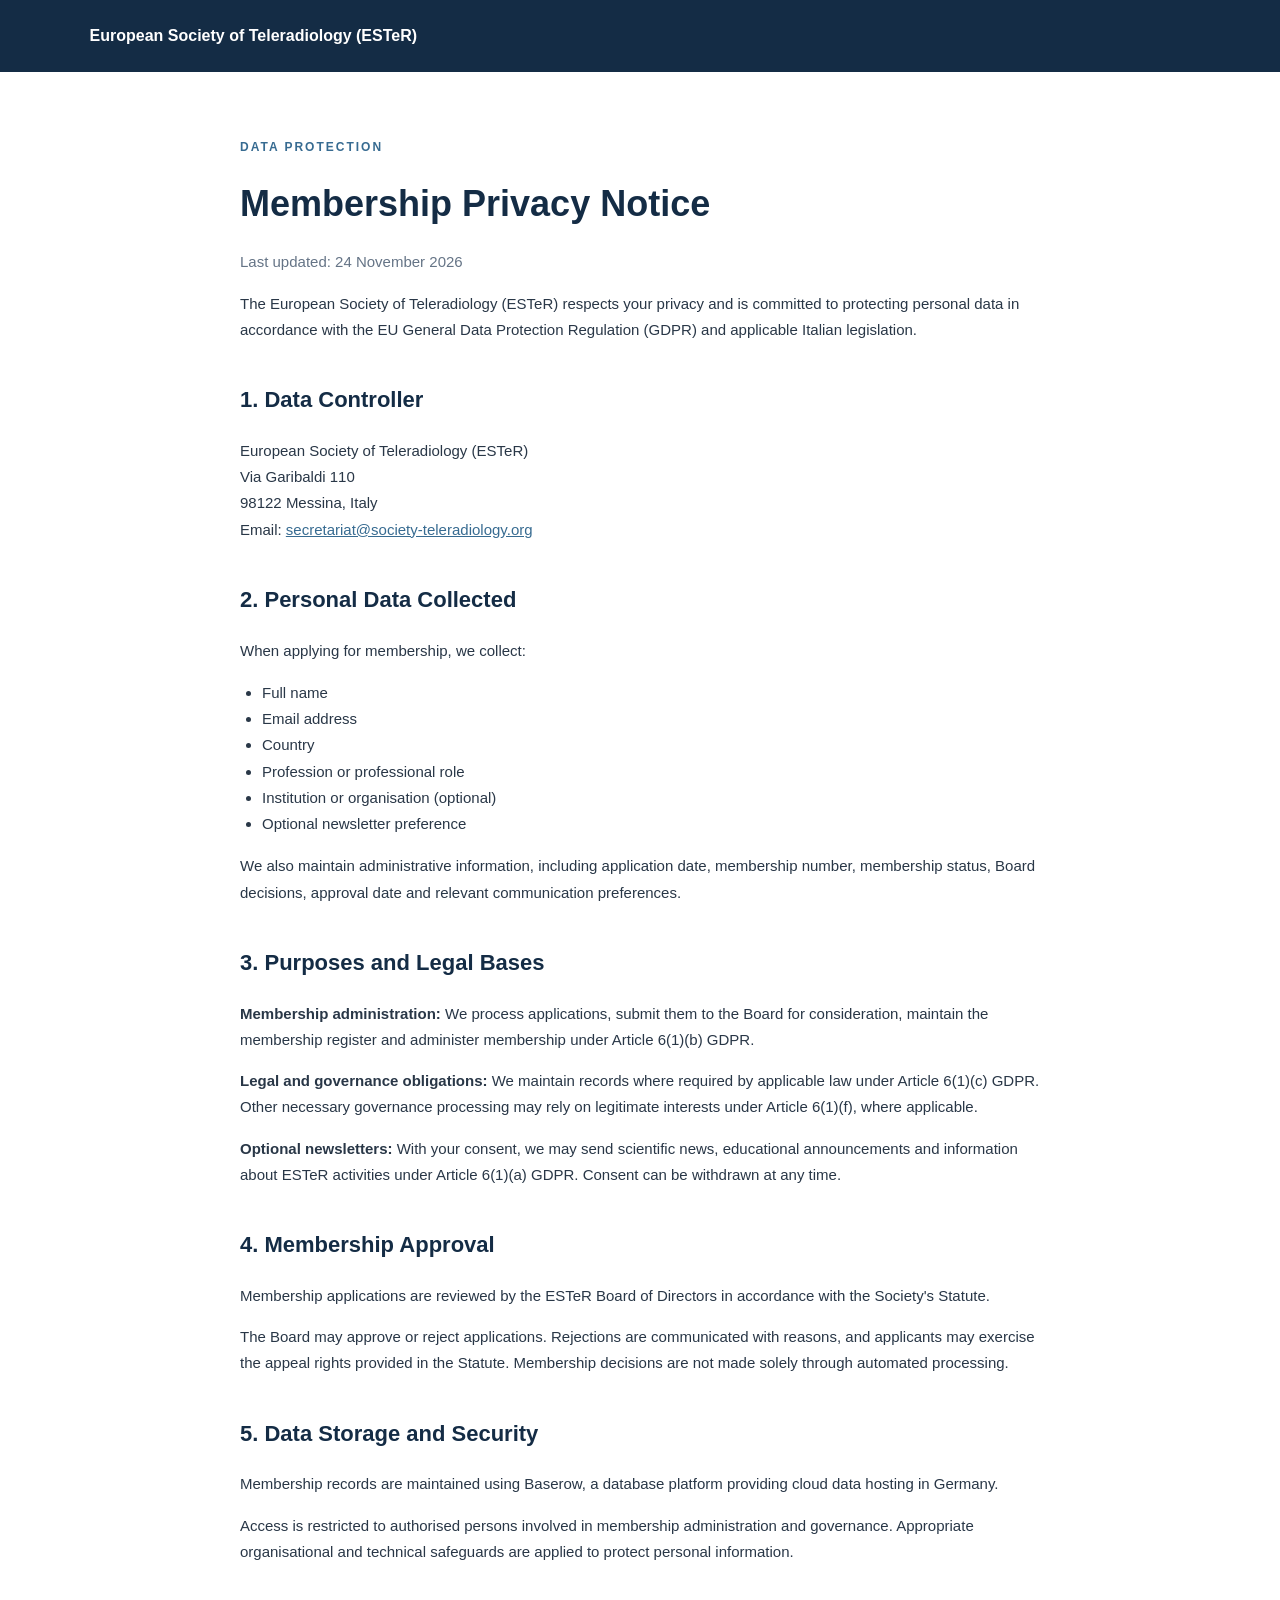
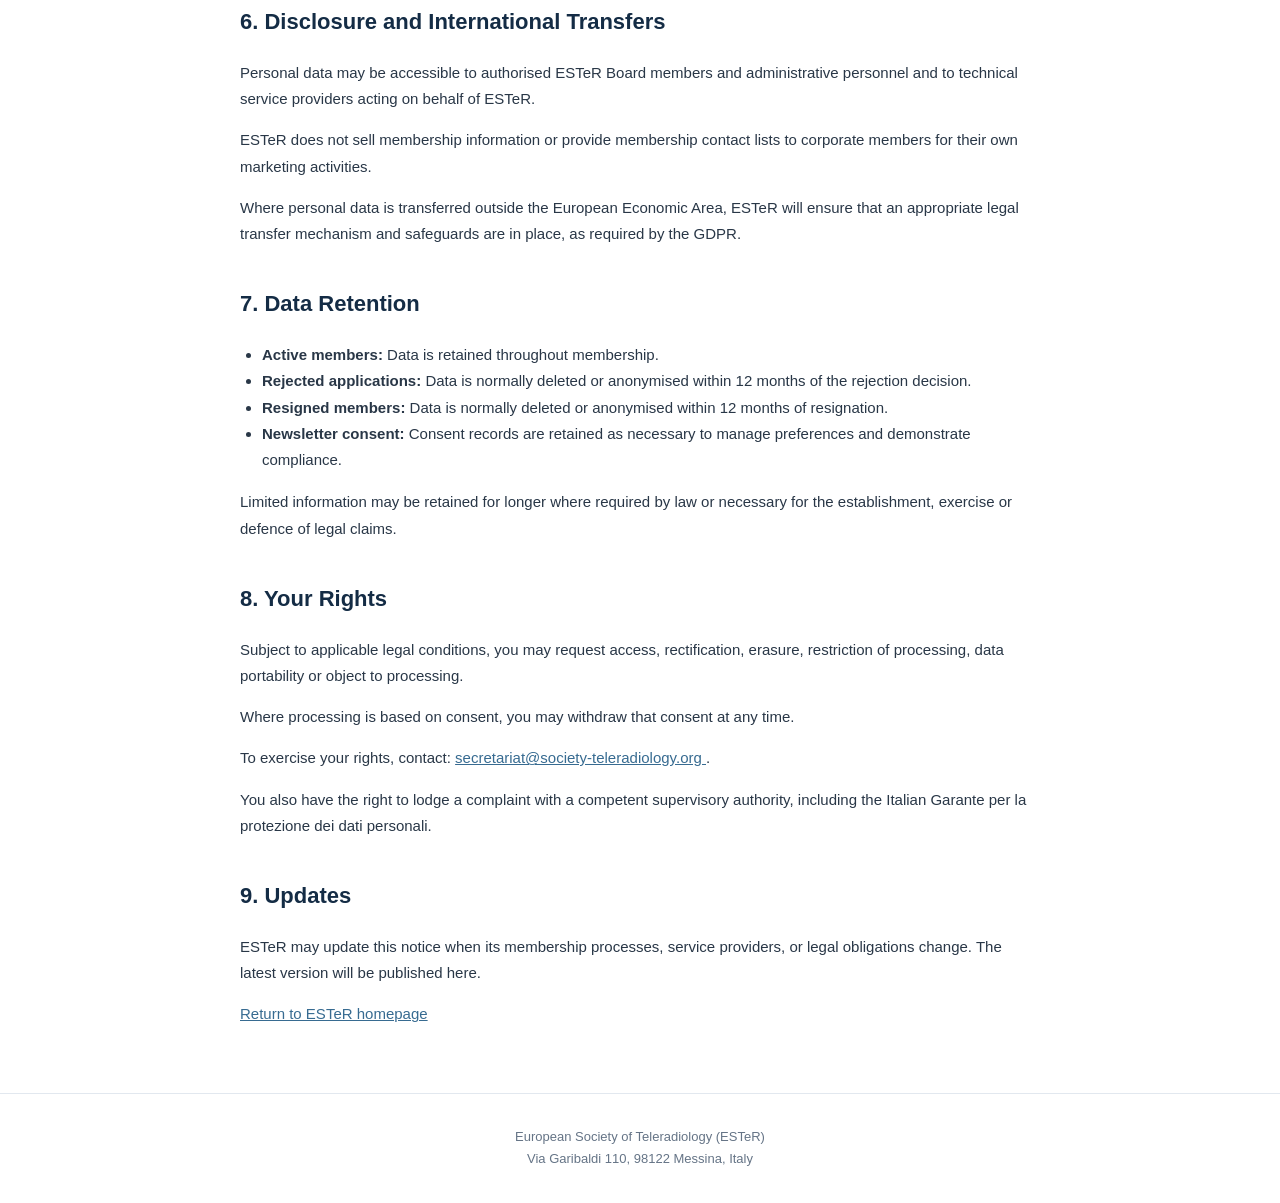
<file: privacy.html>
<!DOCTYPE html>
<html lang="en">
<head>
  <meta charset="UTF-8">
  <meta name="viewport" content="width=device-width, initial-scale=1">
  <title>Membership Privacy Notice | ESTeR</title>
  <style>
    :root {
      --navy: #142c45;
      --blue: #376b91;
      --text: #293747;
      --muted: #657486;
      --line: #e2e8ef;
    }
    * { box-sizing: border-box; }
    body {
      margin: 0;
      font-family: Arial, Helvetica, sans-serif;
      color: var(--text);
      background: #fff;
      line-height: 1.75;
    }
    header {
      background: var(--navy);
      color: white;
      padding: 22px 7%;
    }
    header a {
      color: white;
      text-decoration: none;
      font-weight: bold;
    }
    main {
      max-width: 850px;
      margin: 65px auto;
      padding: 0 25px;
    }
    .eyebrow {
      color: var(--blue);
      text-transform: uppercase;
      letter-spacing: 2px;
      font-weight: bold;
      font-size: 12px;
    }
    h1 {
      font-size: 36px;
      line-height: 1.2;
      color: var(--navy);
    }
    h2 {
      font-size: 22px;
      color: var(--navy);
      margin-top: 38px;
    }
    p, li { font-size: 15px; }
    ul { padding-left: 22px; }
    .updated { color: var(--muted); }
    a { color: var(--blue); }
    footer {
      border-top: 1px solid var(--line);
      padding: 32px 20px;
      text-align: center;
      font-size: 13px;
      color: var(--muted);
    }
  </style>
</head>
<body>

<header>
  <a href="index.html">
    European Society of Teleradiology (ESTeR)
  </a>
</header>

<main>
  <p class="eyebrow">Data Protection</p>
  <h1>Membership Privacy Notice</h1>
  <p class="updated">Last updated: 24 November 2026</p>

  <p>
    The European Society of Teleradiology (ESTeR)
    respects your privacy and is committed to
    protecting personal data in accordance with
    the EU General Data Protection Regulation
    (GDPR) and applicable Italian legislation.
  </p>

  <h2>1. Data Controller</h2>
  <p>
    European Society of Teleradiology (ESTeR)<br>
    Via Garibaldi 110<br>
    98122 Messina, Italy<br>
    Email:
    <a href="mailto:secretariat@society-teleradiology.org">
      secretariat@society-teleradiology.org
    </a>
  </p>

  <h2>2. Personal Data Collected</h2>
  <p>When applying for membership, we collect:</p>
  <ul>
    <li>Full name</li>
    <li>Email address</li>
    <li>Country</li>
    <li>Profession or professional role</li>
    <li>Institution or organisation (optional)</li>
    <li>Optional newsletter preference</li>
  </ul>
  <p>
    We also maintain administrative information,
    including application date, membership number,
    membership status, Board decisions, approval
    date and relevant communication preferences.
  </p>

  <h2>3. Purposes and Legal Bases</h2>
  <p>
    <strong>Membership administration:</strong>
    We process applications, submit them to the
    Board for consideration, maintain the membership
    register and administer membership under
    Article 6(1)(b) GDPR.
  </p>
  <p>
    <strong>Legal and governance obligations:</strong>
    We maintain records where required by applicable
    law under Article 6(1)(c) GDPR. Other necessary
    governance processing may rely on legitimate
    interests under Article 6(1)(f), where applicable.
  </p>
  <p>
    <strong>Optional newsletters:</strong>
    With your consent, we may send scientific news,
    educational announcements and information
    about ESTeR activities under Article 6(1)(a)
    GDPR. Consent can be withdrawn at any time.
  </p>

  <h2>4. Membership Approval</h2>
  <p>
    Membership applications are reviewed by the
    ESTeR Board of Directors in accordance with
    the Society's Statute.
  </p>
  <p>
    The Board may approve or reject applications.
    Rejections are communicated with reasons,
    and applicants may exercise the appeal rights
    provided in the Statute.
    Membership decisions are not made solely
    through automated processing.
  </p>

  <h2>5. Data Storage and Security</h2>
  <p>
    Membership records are maintained using
    Baserow, a database platform providing
    cloud data hosting in Germany.
  </p>
  <p>
    Access is restricted to authorised persons
    involved in membership administration and
    governance. Appropriate organisational and
    technical safeguards are applied to protect
    personal information.
  </p>

  <h2>6. Disclosure and International Transfers</h2>
  <p>
    Personal data may be accessible to authorised
    ESTeR Board members and administrative personnel
    and to technical service providers acting on
    behalf of ESTeR.
  </p>
  <p>
    ESTeR does not sell membership information or
    provide membership contact lists to corporate
    members for their own marketing activities.
  </p>
  <p>
    Where personal data is transferred outside
    the European Economic Area, ESTeR will ensure
    that an appropriate legal transfer mechanism
    and safeguards are in place, as required by
    the GDPR.
  </p>

  <h2>7. Data Retention</h2>
  <ul>
    <li>
      <strong>Active members:</strong>
      Data is retained throughout membership.
    </li>
    <li>
      <strong>Rejected applications:</strong>
      Data is normally deleted or anonymised
      within 12 months of the rejection decision.
    </li>
    <li>
      <strong>Resigned members:</strong>
      Data is normally deleted or anonymised
      within 12 months of resignation.
    </li>
    <li>
      <strong>Newsletter consent:</strong>
      Consent records are retained as necessary
      to manage preferences and demonstrate
      compliance.
    </li>
  </ul>
  <p>
    Limited information may be retained for longer
    where required by law or necessary for the
    establishment, exercise or defence of legal claims.
  </p>

  <h2>8. Your Rights</h2>
  <p>
    Subject to applicable legal conditions,
    you may request access, rectification,
    erasure, restriction of processing,
    data portability or object to processing.
  </p>
  <p>
    Where processing is based on consent,
    you may withdraw that consent at any time.
  </p>
  <p>
    To exercise your rights, contact:
    <a href="mailto:secretariat@society-teleradiology.org">
      secretariat@society-teleradiology.org
    </a>.
  </p>
  <p>
    You also have the right to lodge a complaint
    with a competent supervisory authority,
    including the Italian Garante per la
    protezione dei dati personali.
  </p>

  <h2>9. Updates</h2>
  <p>
    ESTeR may update this notice when its
    membership processes, service providers,
    or legal obligations change.
    The latest version will be published here.
  </p>

  <p>
    <a href="index.html">Return to ESTeR homepage</a>
  </p>
</main>

<footer>
  European Society of Teleradiology (ESTeR)<br>
  Via Garibaldi 110, 98122 Messina, Italy
</footer>

</body>
</html>
</file>
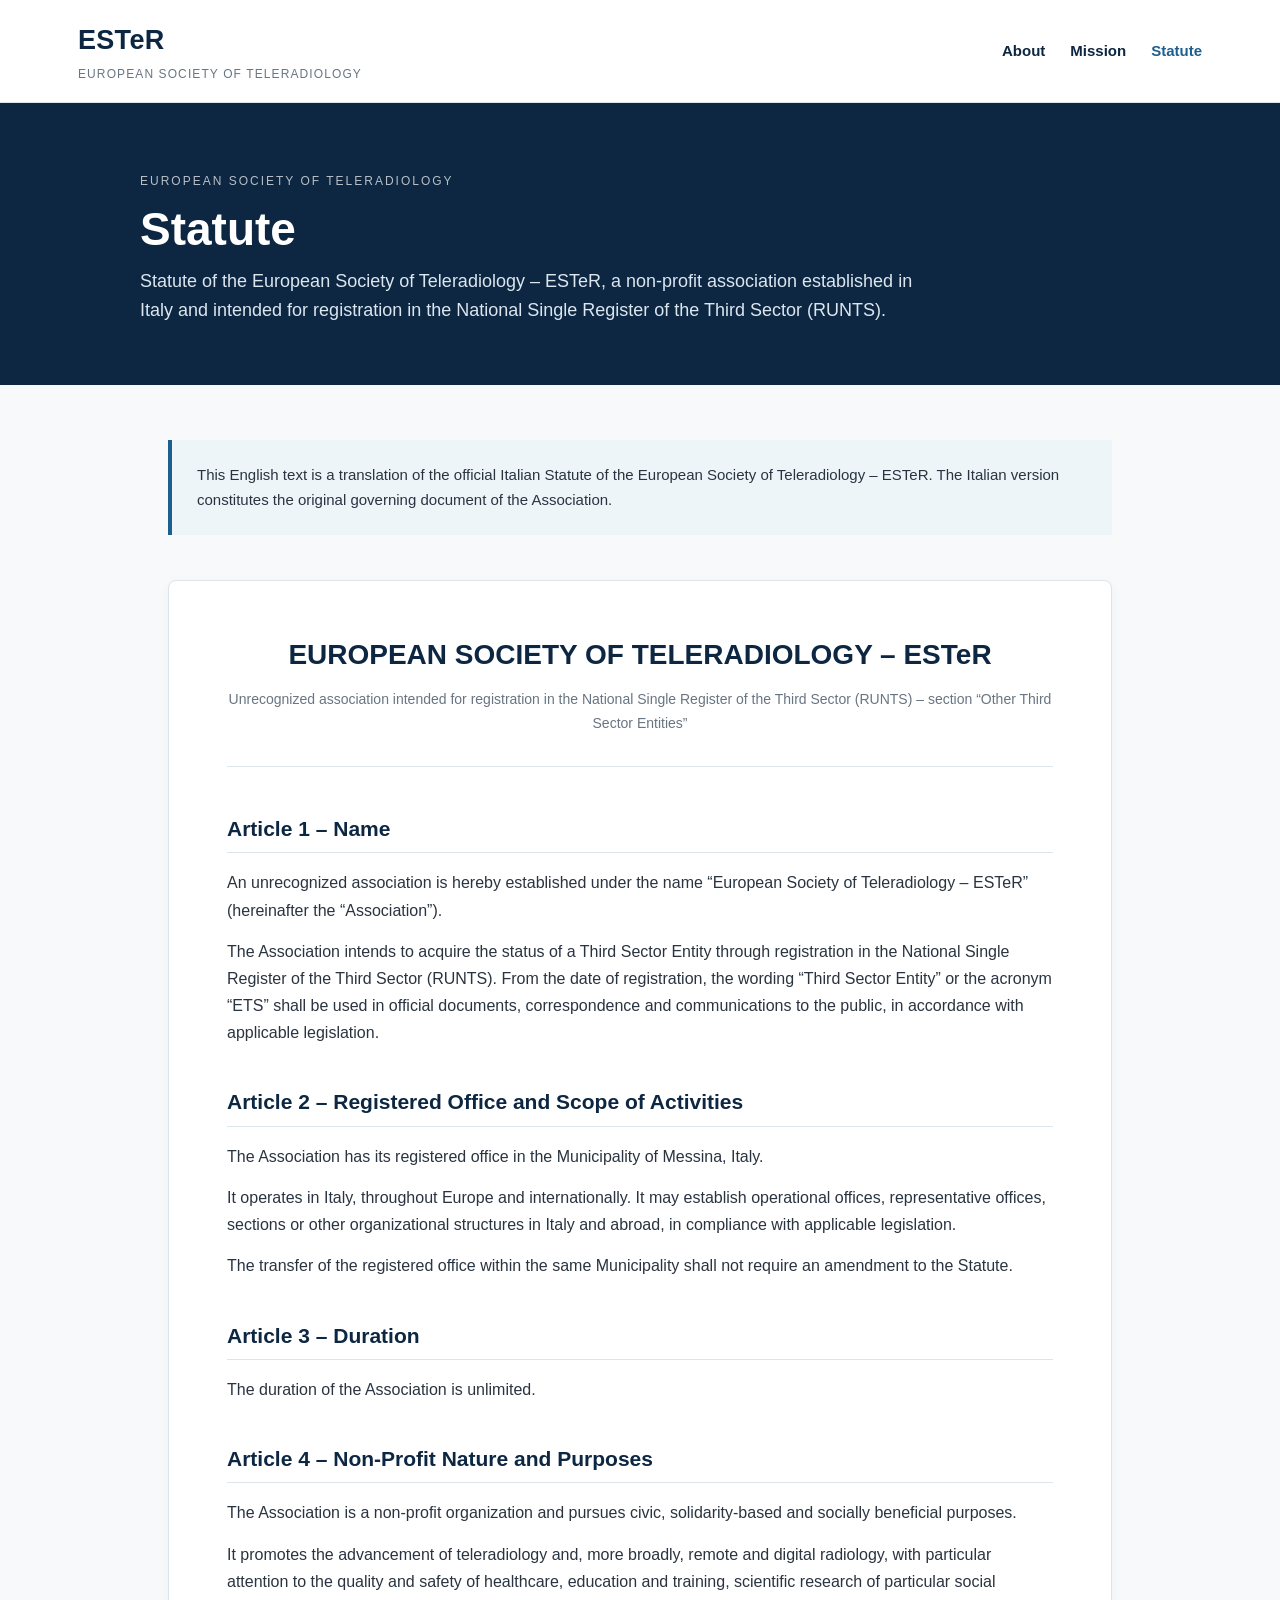
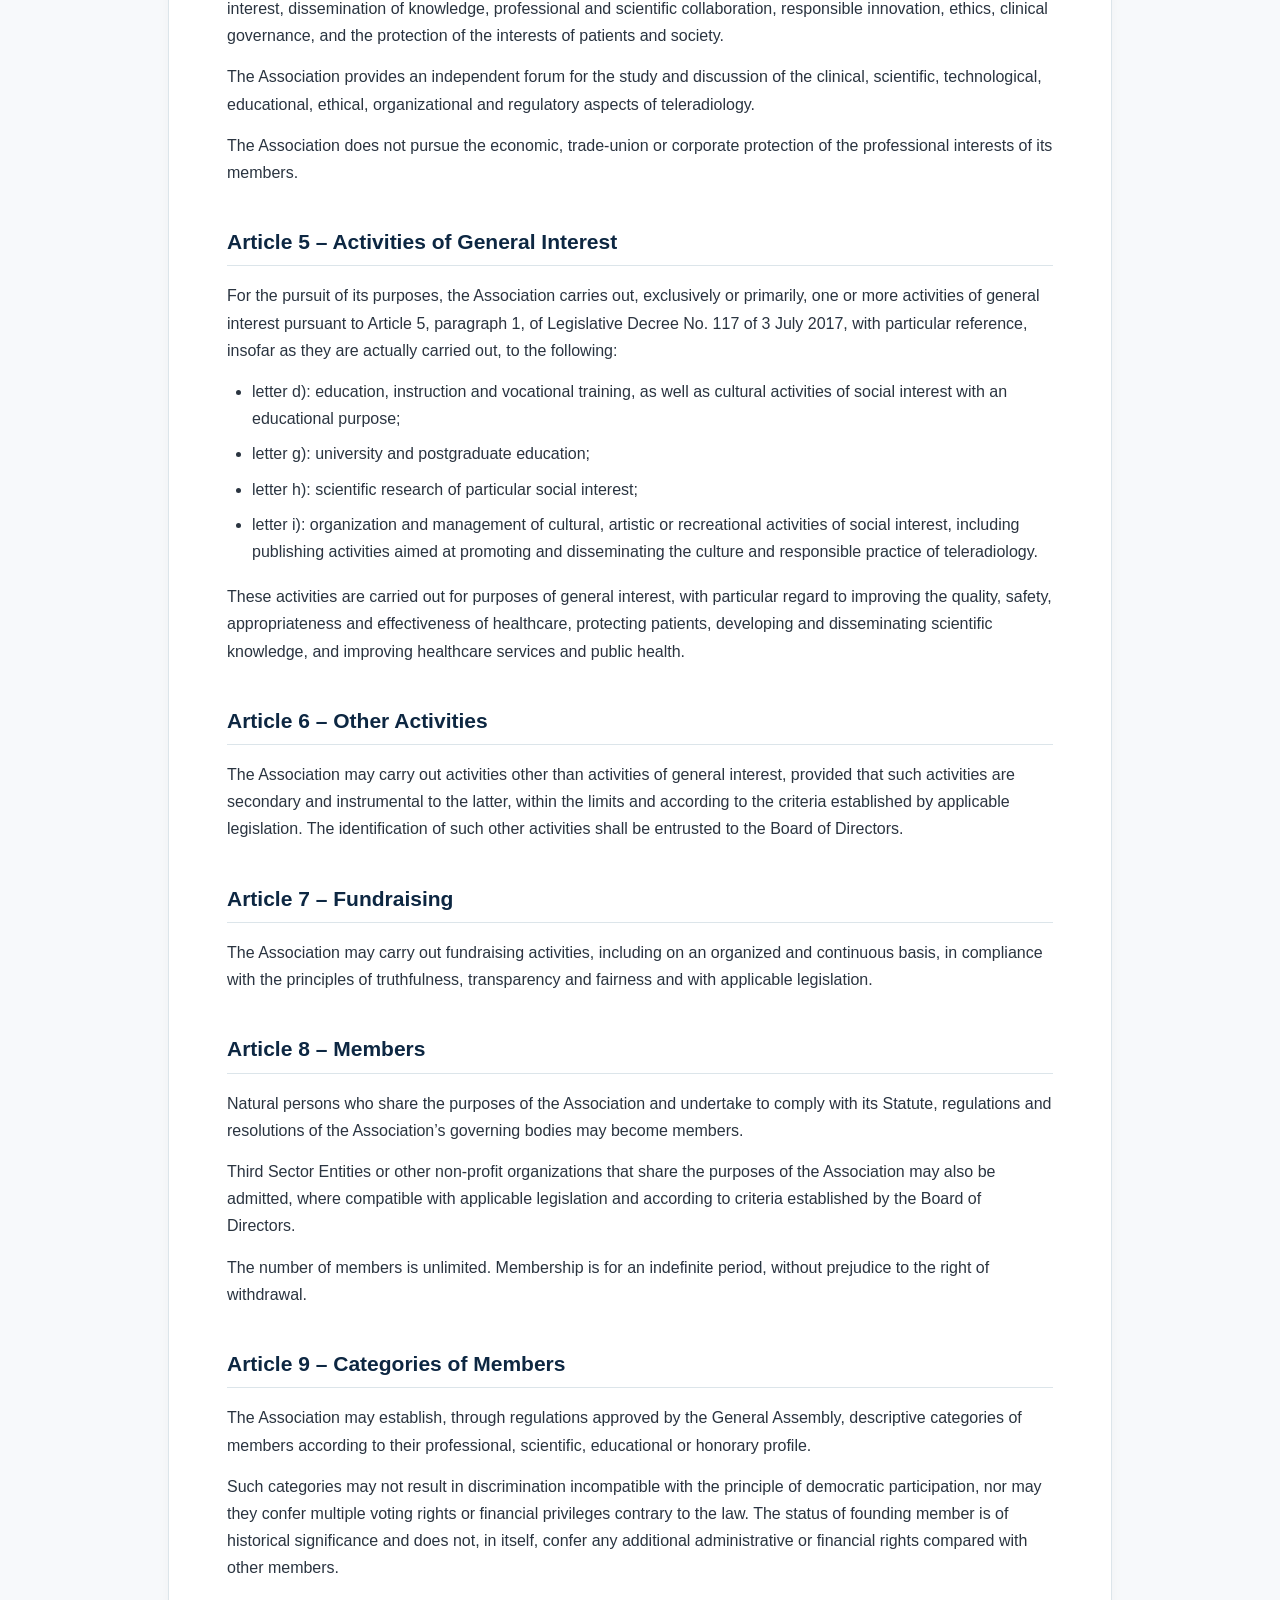
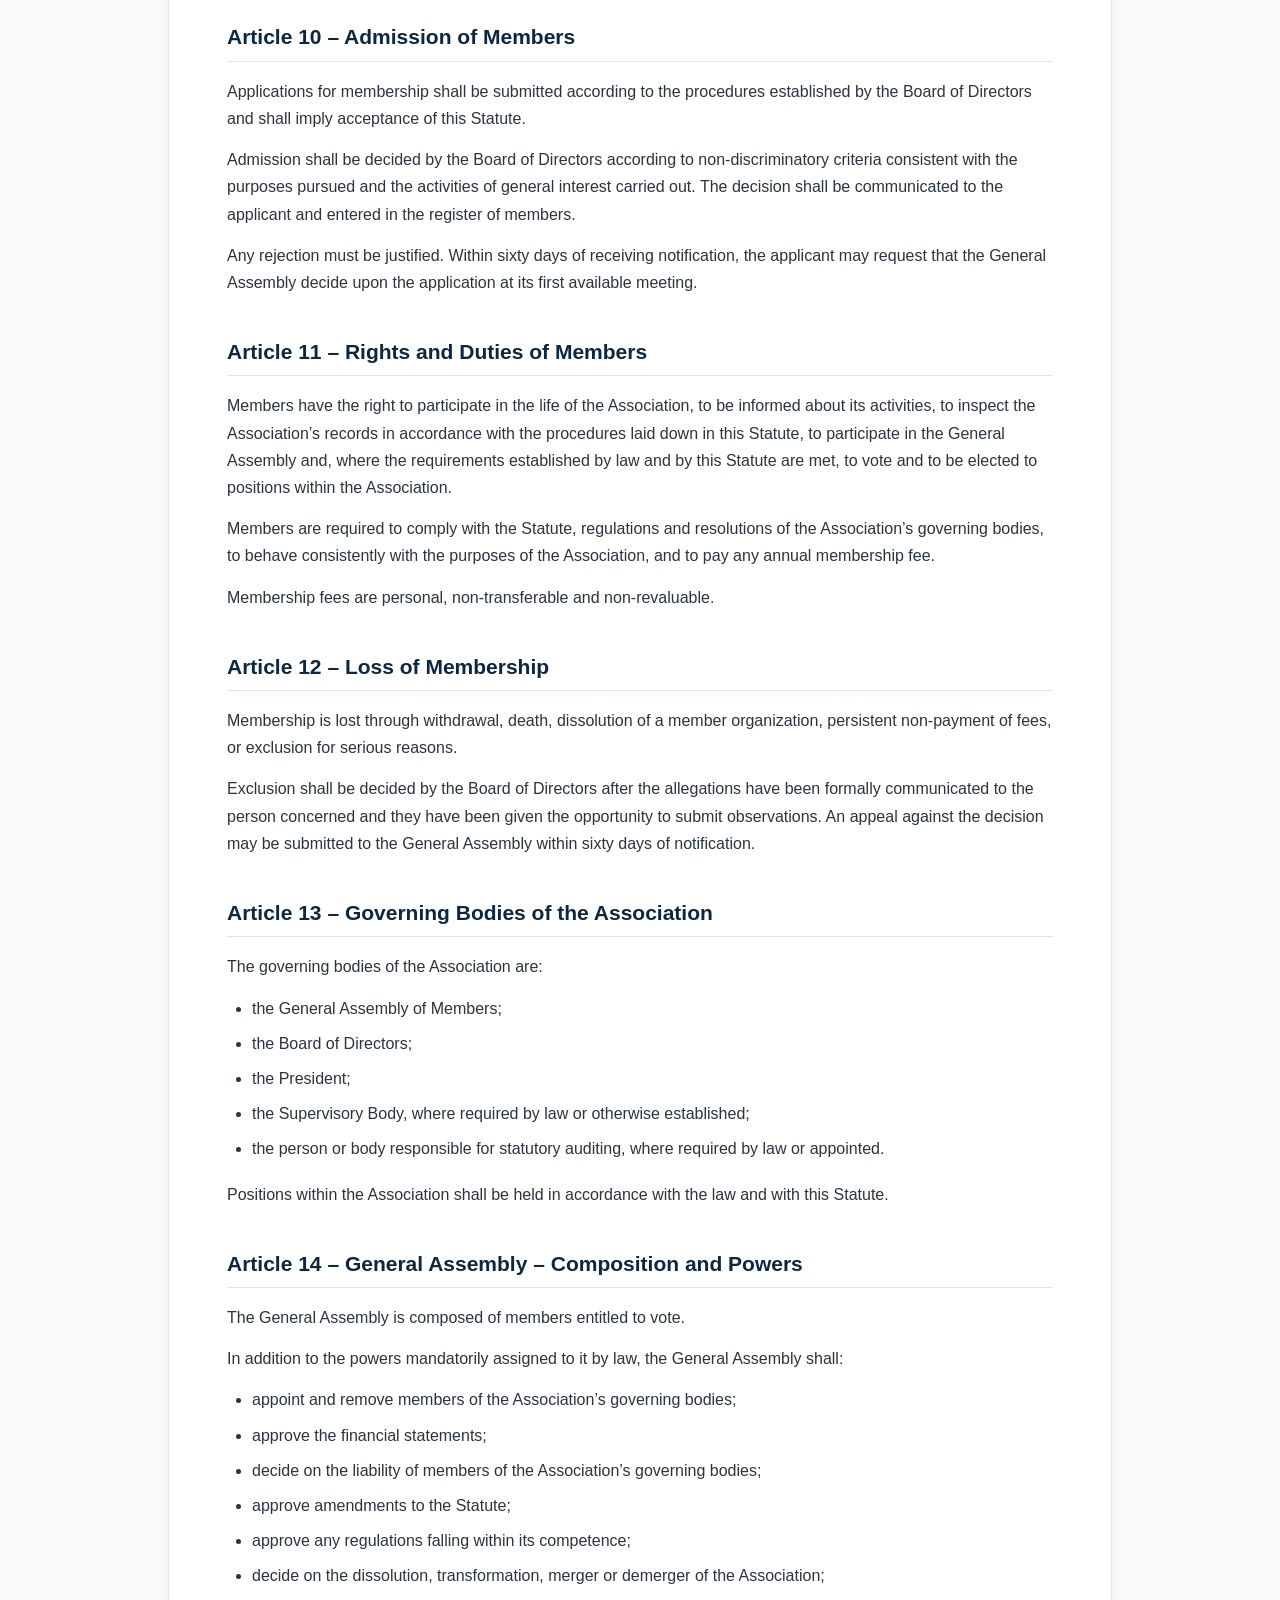
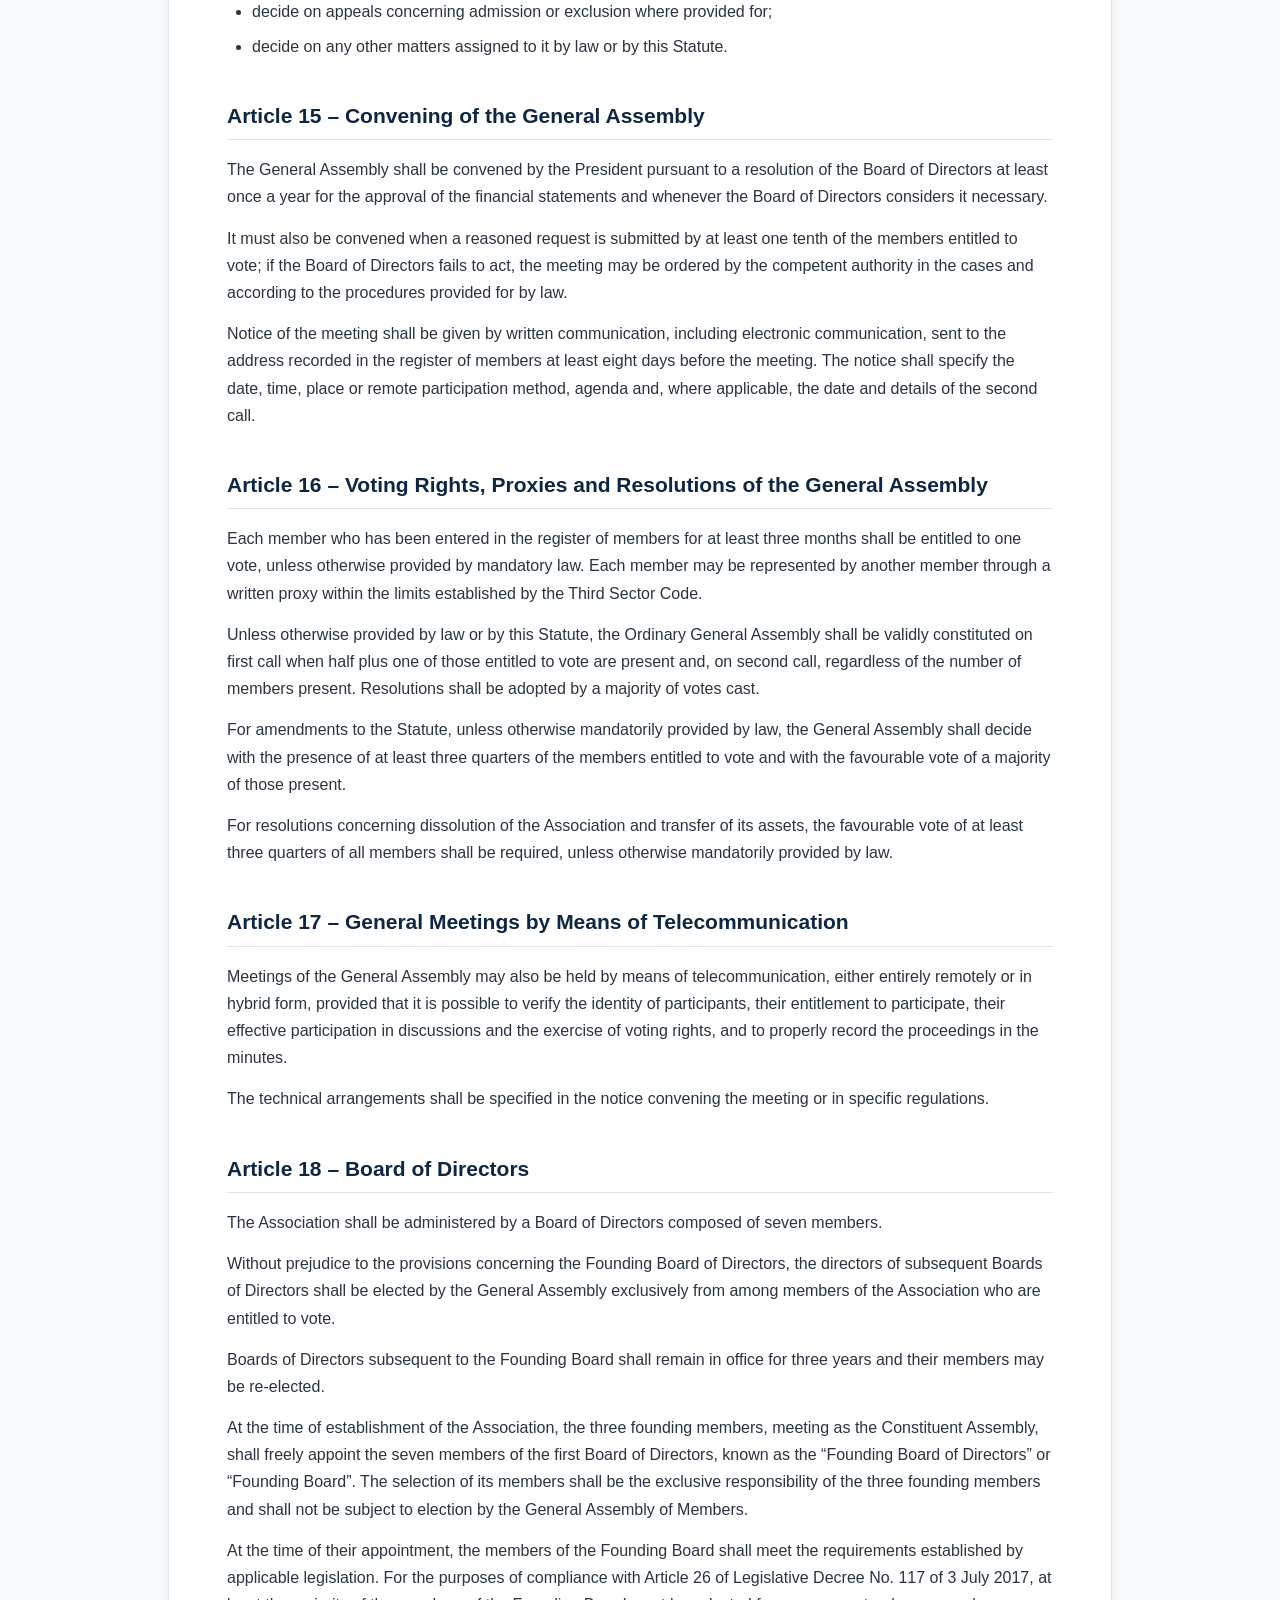
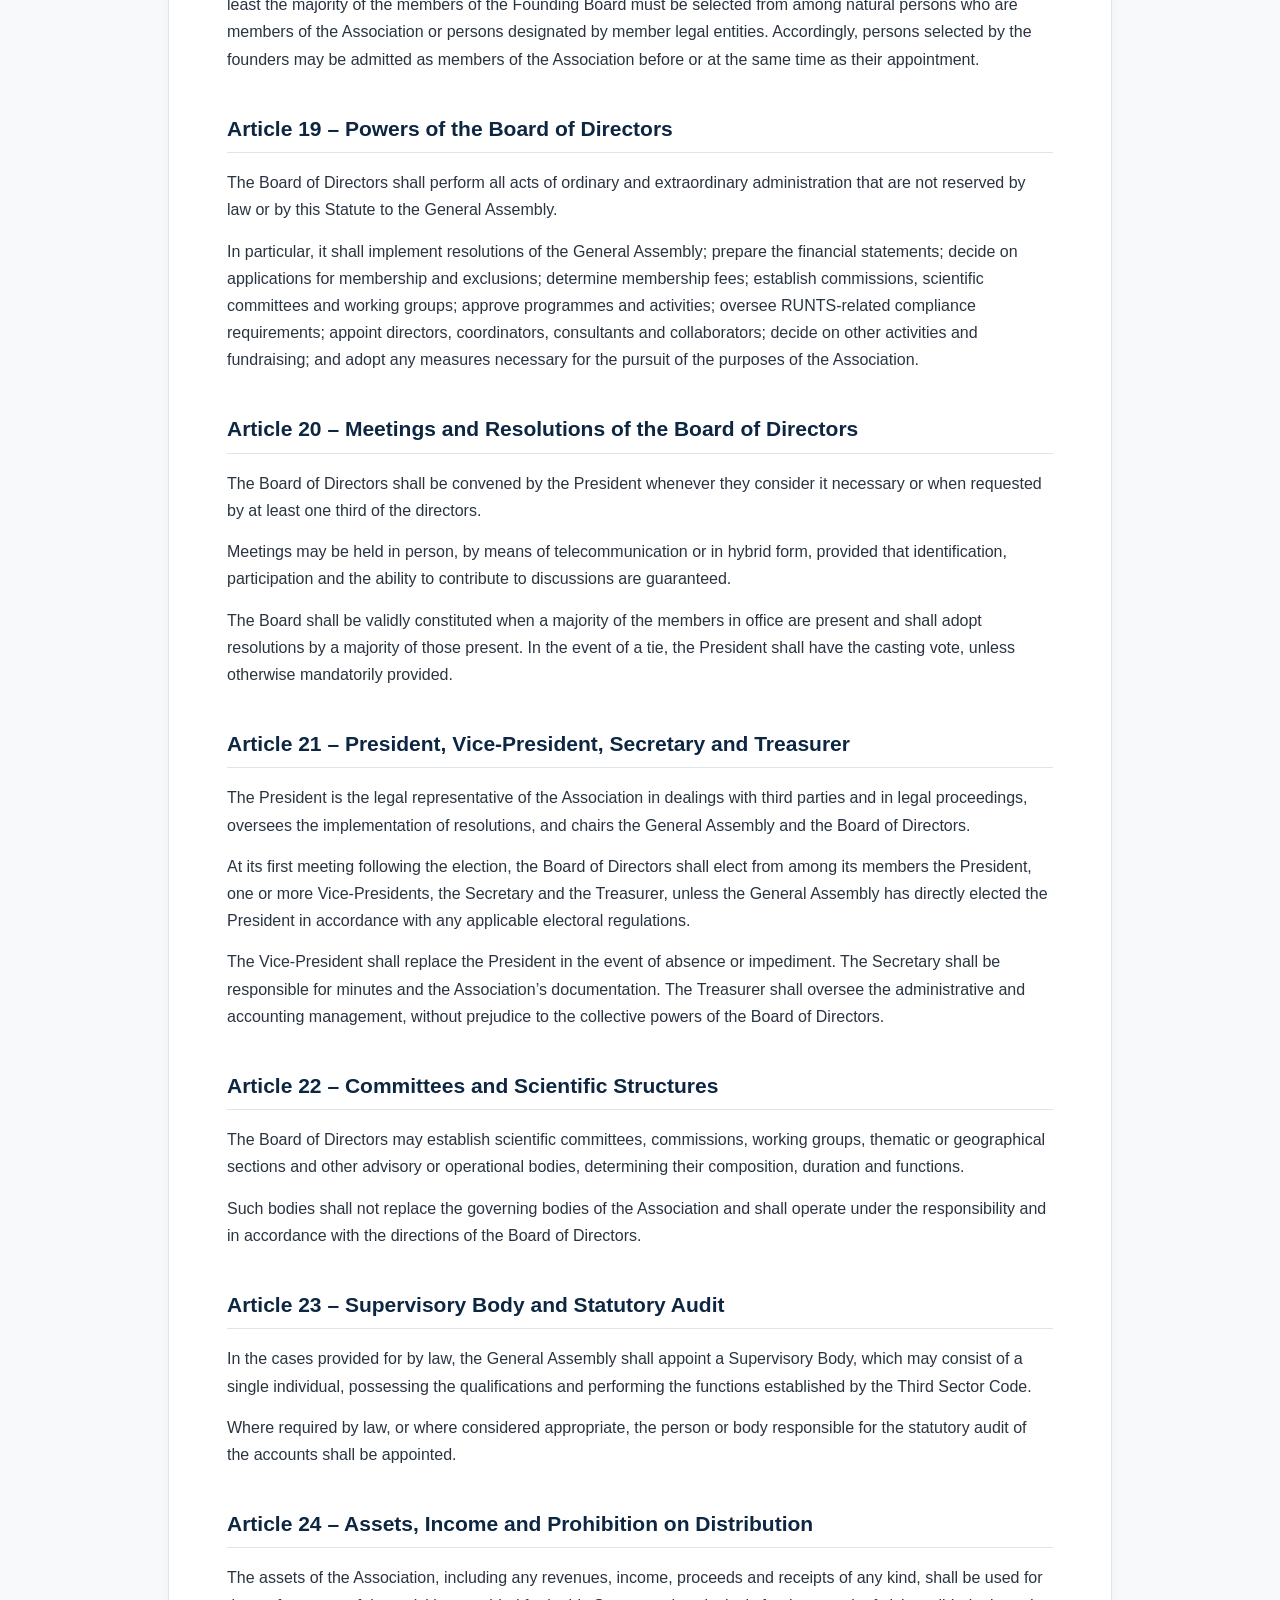
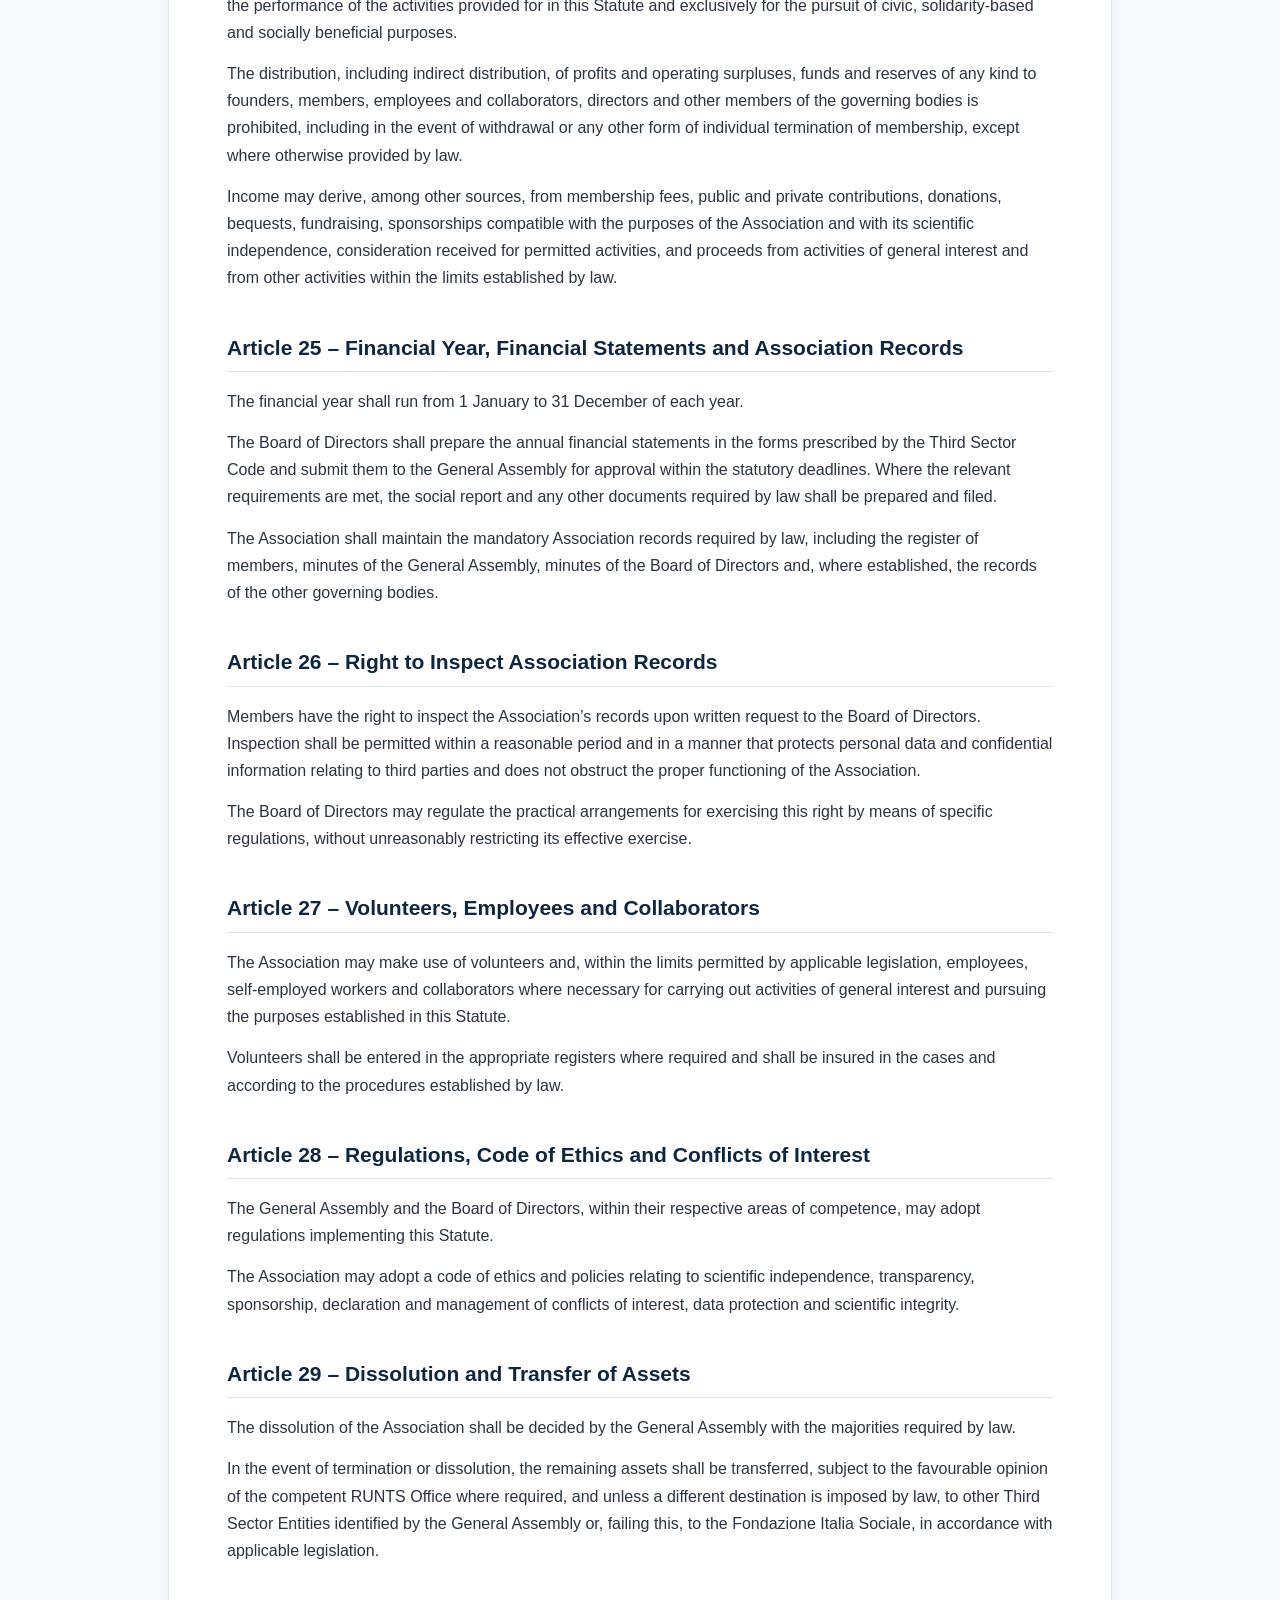
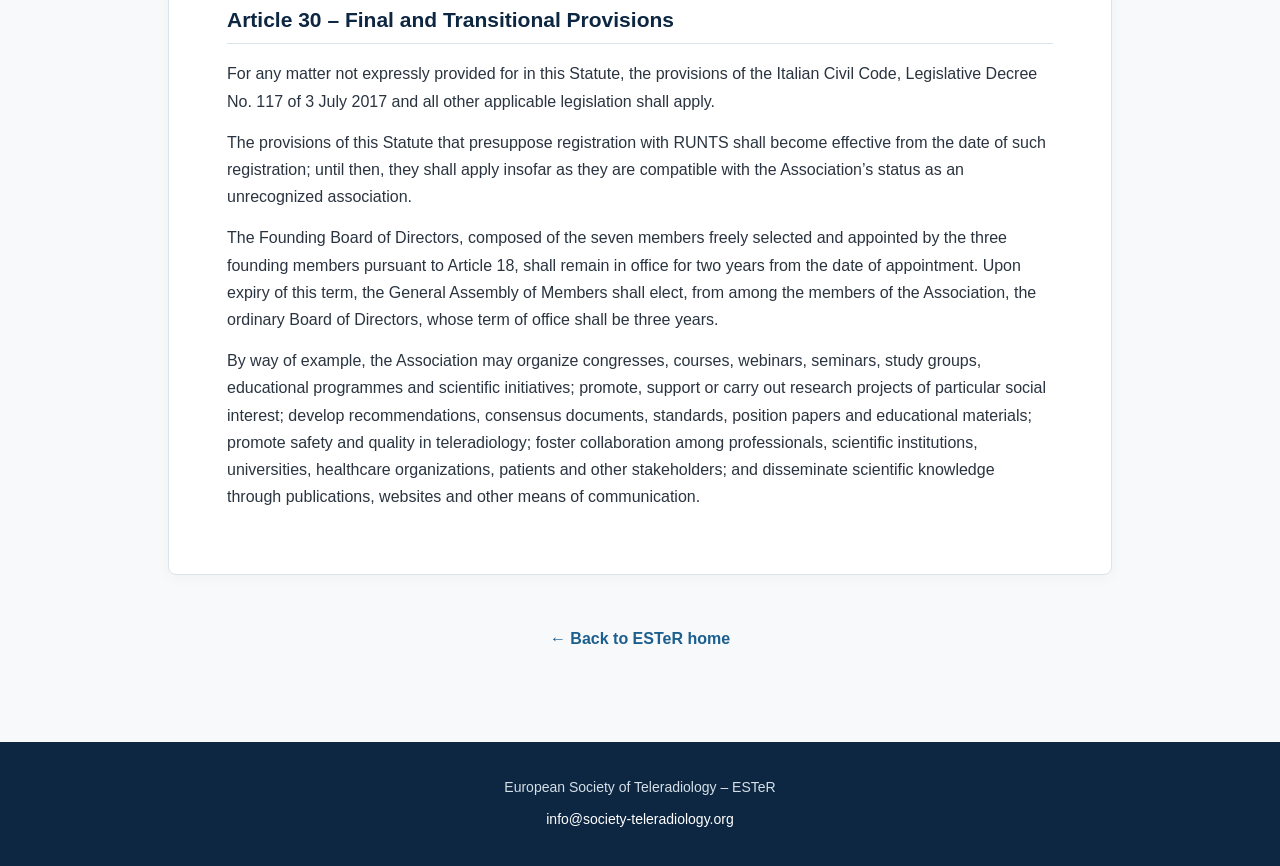
<file: statute.html>
<!DOCTYPE html>
<html lang="en">
<head>
  <meta charset="UTF-8">
  <meta name="viewport" content="width=device-width, initial-scale=1.0">

  <title>Statute of ESTeR | European Society of Teleradiology</title>

  <meta name="description" content="Read the Statute of the European Society of Teleradiology (ESTeR), including its aims, governance, membership, scientific activities and organisational principles.">

  <meta name="robots" content="index, follow">

  <link rel="canonical" href="https://society-teleradiology.org/statute.html">

  <link rel="icon" type="image/png" sizes="48x48" href="/favicon-48x48.png">
  <link rel="icon" type="image/png" sizes="96x96" href="/favicon-96x96.png">
  <link rel="apple-touch-icon" sizes="180x180" href="/apple-touch-icon.png">

  <!-- Open Graph / LinkedIn -->
  <meta property="og:type" content="article">
  <meta property="og:title" content="Statute of ESTeR | European Society of Teleradiology">
  <meta property="og:description" content="The official Statute of the European Society of Teleradiology (ESTeR), outlining the Society's aims, governance and organisational principles.">
  <meta property="og:url" content="https://society-teleradiology.org/statute.html">
  <meta property="og:site_name" content="European Society of Teleradiology">

  <script type="application/ld+json">
  {
    "@context": "https://schema.org",
    "@type": "WebPage",
    "name": "Statute of the European Society of Teleradiology",
    "url": "https://society-teleradiology.org/statute.html",
    "description": "The official Statute of the European Society of Teleradiology (ESTeR), outlining the Society's aims, governance, membership, scientific activities and organisational principles.",
    "isPartOf": {
      "@type": "WebSite",
      "name": "European Society of Teleradiology",
      "url": "https://society-teleradiology.org/"
    },
    "about": {
      "@type": "Organization",
      "name": "European Society of Teleradiology",
      "alternateName": "ESTeR",
      "url": "https://society-teleradiology.org/"
    }
  }
  </script>

  <style>
    :root {
      --navy: #0d2742;
      --blue: #1c5f8f;
      --light-blue: #edf5f9;
      --text: #2a3440;
      --muted: #687582;
      --border: #dce5ea;
      --white: #ffffff;
      --background: #f7f9fb;
    }

    * {
      box-sizing: border-box;
    }

    html {
      scroll-behavior: smooth;
    }

    body {
      margin: 0;
      font-family: Arial, Helvetica, sans-serif;
      color: var(--text);
      background: var(--background);
      line-height: 1.7;
    }

    /* HEADER */

    header {
      background: var(--white);
      border-bottom: 1px solid var(--border);
      position: sticky;
      top: 0;
      z-index: 100;
    }

    .header-inner {
      max-width: 1180px;
      margin: 0 auto;
      padding: 18px 28px;
      display: flex;
      align-items: center;
      justify-content: space-between;
      gap: 30px;
    }

    .brand {
      text-decoration: none;
      display: flex;
      flex-direction: column;
    }

    .brand-name {
      font-size: 27px;
      font-weight: 700;
      color: var(--navy);
      letter-spacing: 0.3px;
    }

    .brand-subtitle {
      color: var(--muted);
      font-size: 12px;
      letter-spacing: 1.1px;
      text-transform: uppercase;
    }

    nav {
      display: flex;
      gap: 25px;
      align-items: center;
      flex-wrap: wrap;
    }

    nav a {
      color: var(--navy);
      text-decoration: none;
      font-size: 15px;
      font-weight: 600;
    }

    nav a:hover {
      color: var(--blue);
    }

    nav .active {
      color: var(--blue);
    }

    /* HERO */

    .hero {
      background: var(--navy);
      color: var(--white);
      padding: 68px 28px 60px;
    }

    .hero-inner {
      max-width: 1000px;
      margin: 0 auto;
    }

    .eyebrow {
      text-transform: uppercase;
      letter-spacing: 2px;
      font-size: 12px;
      opacity: 0.7;
      margin-bottom: 12px;
    }

    .hero h1 {
      margin: 0 0 12px 0;
      font-size: 46px;
      line-height: 1.12;
      font-weight: 600;
    }

    .hero p {
      margin: 0;
      max-width: 800px;
      font-size: 18px;
      line-height: 1.6;
      color: #dbe6ef;
    }

    /* PAGE */

    main {
      max-width: 1000px;
      margin: 0 auto;
      padding: 55px 28px 80px;
    }

    .intro {
      background: var(--light-blue);
      border-left: 4px solid var(--blue);
      padding: 22px 25px;
      margin-bottom: 45px;
      font-size: 15px;
    }

    .statute {
      background: var(--white);
      border: 1px solid var(--border);
      border-radius: 8px;
      padding: 50px 58px;
      box-shadow: 0 3px 14px rgba(0,0,0,0.035);
    }

    .statute-title {
      text-align: center;
      margin-bottom: 48px;
      padding-bottom: 30px;
      border-bottom: 1px solid var(--border);
    }

    .statute-title h2 {
      color: var(--navy);
      font-size: 28px;
      margin: 0 0 10px 0;
    }

    .statute-title p {
      color: var(--muted);
      margin: 0;
      font-size: 14px;
    }

    article {
      margin-bottom: 42px;
      scroll-margin-top: 110px;
    }

    article:last-child {
      margin-bottom: 0;
    }

    article h2 {
      color: var(--navy);
      font-size: 21px;
      line-height: 1.35;
      margin: 0 0 16px 0;
      padding-bottom: 9px;
      border-bottom: 1px solid var(--border);
    }

    article p {
      margin: 0 0 14px 0;
    }

    article ul {
      margin: 10px 0 18px 25px;
      padding: 0;
    }

    article li {
      margin-bottom: 8px;
    }

    /* BACK LINK */

    .back-link {
      margin-top: 40px;
      text-align: center;
    }

    .back-link a {
      display: inline-block;
      text-decoration: none;
      color: var(--blue);
      font-weight: 600;
      padding: 10px 16px;
    }

    .back-link a:hover {
      text-decoration: underline;
    }

    /* FOOTER */

    footer {
      background: var(--navy);
      color: #d4dfe7;
      padding: 34px 28px;
      text-align: center;
      font-size: 14px;
    }

    footer a {
      color: white;
      text-decoration: none;
    }

    footer a:hover {
      text-decoration: underline;
    }

    /* MOBILE */

    @media (max-width: 760px) {

      .header-inner {
        flex-direction: column;
        align-items: flex-start;
        padding: 16px 20px;
      }

      nav {
        gap: 16px;
      }

      .brand-name {
        font-size: 23px;
      }

      .hero {
        padding: 45px 22px;
      }

      .hero h1 {
        font-size: 35px;
      }

      main {
        padding: 35px 16px 60px;
      }

      .statute {
        padding: 32px 22px;
      }

      article h2 {
        font-size: 19px;
      }
    }

  </style>
</head>

<body>

<header>
  <div class="header-inner">

    <a href="index.html" class="brand">
      <span class="brand-name">ESTeR</span>
      <span class="brand-subtitle">European Society of Teleradiology</span>
    </a>

    <nav>
      <a href="index.html#about">About</a>
      <a href="index.html#mission">Mission</a>
      <a href="statute.html" class="active">Statute</a>
    </nav>

  </div>
</header>


<section class="hero">
  <div class="hero-inner">
    <div class="eyebrow">European Society of Teleradiology</div>
    <h1>Statute</h1>
    <p>
      Statute of the European Society of Teleradiology – ESTeR,
      a non-profit association established in Italy and intended
      for registration in the National Single Register of the
      Third Sector (RUNTS).
    </p>
  </div>
</section>


<main>

  <div class="intro">
    This English text is a translation of the official Italian Statute
    of the European Society of Teleradiology – ESTeR. The Italian
    version constitutes the original governing document of the Association.
  </div>


  <section class="statute">

    <div class="statute-title">
      <h2>EUROPEAN SOCIETY OF TELERADIOLOGY – ESTeR</h2>
      <p>
        Unrecognized association intended for registration in the
        National Single Register of the Third Sector (RUNTS) –
        section “Other Third Sector Entities”
      </p>
    </div>


    <article id="article-1">
      <h2>Article 1 – Name</h2>

      <p>
        An unrecognized association is hereby established under the name
        “European Society of Teleradiology – ESTeR” (hereinafter the “Association”).
      </p>

      <p>
        The Association intends to acquire the status of a Third Sector Entity
        through registration in the National Single Register of the Third Sector
        (RUNTS). From the date of registration, the wording “Third Sector Entity”
        or the acronym “ETS” shall be used in official documents, correspondence
        and communications to the public, in accordance with applicable legislation.
      </p>
    </article>


    <article id="article-2">
      <h2>Article 2 – Registered Office and Scope of Activities</h2>

      <p>
        The Association has its registered office in the Municipality of Messina,
        Italy.
      </p>

      <p>
        It operates in Italy, throughout Europe and internationally. It may
        establish operational offices, representative offices, sections or other
        organizational structures in Italy and abroad, in compliance with applicable
        legislation.
      </p>

      <p>
        The transfer of the registered office within the same Municipality shall
        not require an amendment to the Statute.
      </p>
    </article>


    <article id="article-3">
      <h2>Article 3 – Duration</h2>

      <p>
        The duration of the Association is unlimited.
      </p>
    </article>


    <article id="article-4">
      <h2>Article 4 – Non-Profit Nature and Purposes</h2>

      <p>
        The Association is a non-profit organization and pursues civic,
        solidarity-based and socially beneficial purposes.
      </p>

      <p>
        It promotes the advancement of teleradiology and, more broadly, remote
        and digital radiology, with particular attention to the quality and safety
        of healthcare, education and training, scientific research of particular
        social interest, dissemination of knowledge, professional and scientific
        collaboration, responsible innovation, ethics, clinical governance, and
        the protection of the interests of patients and society.
      </p>

      <p>
        The Association provides an independent forum for the study and discussion
        of the clinical, scientific, technological, educational, ethical,
        organizational and regulatory aspects of teleradiology.
      </p>

      <p>
        The Association does not pursue the economic, trade-union or corporate
        protection of the professional interests of its members.
      </p>
    </article>


    <article id="article-5">
      <h2>Article 5 – Activities of General Interest</h2>

      <p>
        For the pursuit of its purposes, the Association carries out, exclusively
        or primarily, one or more activities of general interest pursuant to
        Article 5, paragraph 1, of Legislative Decree No. 117 of 3 July 2017,
        with particular reference, insofar as they are actually carried out, to
        the following:
      </p>

      <ul>
        <li>
          letter d): education, instruction and vocational training, as well as
          cultural activities of social interest with an educational purpose;
        </li>

        <li>
          letter g): university and postgraduate education;
        </li>

        <li>
          letter h): scientific research of particular social interest;
        </li>

        <li>
          letter i): organization and management of cultural, artistic or
          recreational activities of social interest, including publishing
          activities aimed at promoting and disseminating the culture and
          responsible practice of teleradiology.
        </li>
      </ul>

      <p>
        These activities are carried out for purposes of general interest, with
        particular regard to improving the quality, safety, appropriateness and
        effectiveness of healthcare, protecting patients, developing and
        disseminating scientific knowledge, and improving healthcare services
        and public health.
      </p>
    </article>


    <article id="article-6">
      <h2>Article 6 – Other Activities</h2>

      <p>
        The Association may carry out activities other than activities of general
        interest, provided that such activities are secondary and instrumental
        to the latter, within the limits and according to the criteria established
        by applicable legislation. The identification of such other activities
        shall be entrusted to the Board of Directors.
      </p>
    </article>


    <article id="article-7">
      <h2>Article 7 – Fundraising</h2>

      <p>
        The Association may carry out fundraising activities, including on an
        organized and continuous basis, in compliance with the principles of
        truthfulness, transparency and fairness and with applicable legislation.
      </p>
    </article>


    <article id="article-8">
      <h2>Article 8 – Members</h2>

      <p>
        Natural persons who share the purposes of the Association and undertake
        to comply with its Statute, regulations and resolutions of the Association’s
        governing bodies may become members.
      </p>

      <p>
        Third Sector Entities or other non-profit organizations that share the
        purposes of the Association may also be admitted, where compatible with
        applicable legislation and according to criteria established by the
        Board of Directors.
      </p>

      <p>
        The number of members is unlimited. Membership is for an indefinite period,
        without prejudice to the right of withdrawal.
      </p>
    </article>


    <article id="article-9">
      <h2>Article 9 – Categories of Members</h2>

      <p>
        The Association may establish, through regulations approved by the
        General Assembly, descriptive categories of members according to their
        professional, scientific, educational or honorary profile.
      </p>

      <p>
        Such categories may not result in discrimination incompatible with the
        principle of democratic participation, nor may they confer multiple voting
        rights or financial privileges contrary to the law. The status of founding
        member is of historical significance and does not, in itself, confer any
        additional administrative or financial rights compared with other members.
      </p>
    </article>


    <article id="article-10">
      <h2>Article 10 – Admission of Members</h2>

      <p>
        Applications for membership shall be submitted according to the procedures
        established by the Board of Directors and shall imply acceptance of this
        Statute.
      </p>

      <p>
        Admission shall be decided by the Board of Directors according to
        non-discriminatory criteria consistent with the purposes pursued and
        the activities of general interest carried out. The decision shall be
        communicated to the applicant and entered in the register of members.
      </p>

      <p>
        Any rejection must be justified. Within sixty days of receiving notification,
        the applicant may request that the General Assembly decide upon the
        application at its first available meeting.
      </p>
    </article>


    <article id="article-11">
      <h2>Article 11 – Rights and Duties of Members</h2>

      <p>
        Members have the right to participate in the life of the Association,
        to be informed about its activities, to inspect the Association’s records
        in accordance with the procedures laid down in this Statute, to participate
        in the General Assembly and, where the requirements established by law
        and by this Statute are met, to vote and to be elected to positions within
        the Association.
      </p>

      <p>
        Members are required to comply with the Statute, regulations and resolutions
        of the Association’s governing bodies, to behave consistently with the
        purposes of the Association, and to pay any annual membership fee.
      </p>

      <p>
        Membership fees are personal, non-transferable and non-revaluable.
      </p>
    </article>


    <article id="article-12">
      <h2>Article 12 – Loss of Membership</h2>

      <p>
        Membership is lost through withdrawal, death, dissolution of a member
        organization, persistent non-payment of fees, or exclusion for serious
        reasons.
      </p>

      <p>
        Exclusion shall be decided by the Board of Directors after the allegations
        have been formally communicated to the person concerned and they have been
        given the opportunity to submit observations. An appeal against the decision
        may be submitted to the General Assembly within sixty days of notification.
      </p>
    </article>


    <article id="article-13">
      <h2>Article 13 – Governing Bodies of the Association</h2>

      <p>The governing bodies of the Association are:</p>

      <ul>
        <li>the General Assembly of Members;</li>
        <li>the Board of Directors;</li>
        <li>the President;</li>
        <li>the Supervisory Body, where required by law or otherwise established;</li>
        <li>
          the person or body responsible for statutory auditing, where required
          by law or appointed.
        </li>
      </ul>

      <p>
        Positions within the Association shall be held in accordance with the law
        and with this Statute.
      </p>
    </article>


    <article id="article-14">
      <h2>Article 14 – General Assembly – Composition and Powers</h2>

      <p>
        The General Assembly is composed of members entitled to vote.
      </p>

      <p>
        In addition to the powers mandatorily assigned to it by law, the General
        Assembly shall:
      </p>

      <ul>
        <li>appoint and remove members of the Association’s governing bodies;</li>
        <li>approve the financial statements;</li>
        <li>decide on the liability of members of the Association’s governing bodies;</li>
        <li>approve amendments to the Statute;</li>
        <li>approve any regulations falling within its competence;</li>
        <li>decide on the dissolution, transformation, merger or demerger of the Association;</li>
        <li>decide on appeals concerning admission or exclusion where provided for;</li>
        <li>decide on any other matters assigned to it by law or by this Statute.</li>
      </ul>
    </article>


    <article id="article-15">
      <h2>Article 15 – Convening of the General Assembly</h2>

      <p>
        The General Assembly shall be convened by the President pursuant to a
        resolution of the Board of Directors at least once a year for the approval
        of the financial statements and whenever the Board of Directors considers
        it necessary.
      </p>

      <p>
        It must also be convened when a reasoned request is submitted by at least
        one tenth of the members entitled to vote; if the Board of Directors fails
        to act, the meeting may be ordered by the competent authority in the cases
        and according to the procedures provided for by law.
      </p>

      <p>
        Notice of the meeting shall be given by written communication, including
        electronic communication, sent to the address recorded in the register
        of members at least eight days before the meeting. The notice shall specify
        the date, time, place or remote participation method, agenda and, where
        applicable, the date and details of the second call.
      </p>
    </article>


    <article id="article-16">
      <h2>Article 16 – Voting Rights, Proxies and Resolutions of the General Assembly</h2>

      <p>
        Each member who has been entered in the register of members for at least
        three months shall be entitled to one vote, unless otherwise provided by
        mandatory law. Each member may be represented by another member through
        a written proxy within the limits established by the Third Sector Code.
      </p>

      <p>
        Unless otherwise provided by law or by this Statute, the Ordinary General
        Assembly shall be validly constituted on first call when half plus one of
        those entitled to vote are present and, on second call, regardless of the
        number of members present. Resolutions shall be adopted by a majority of
        votes cast.
      </p>

      <p>
        For amendments to the Statute, unless otherwise mandatorily provided by
        law, the General Assembly shall decide with the presence of at least three
        quarters of the members entitled to vote and with the favourable vote of
        a majority of those present.
      </p>

      <p>
        For resolutions concerning dissolution of the Association and transfer
        of its assets, the favourable vote of at least three quarters of all
        members shall be required, unless otherwise mandatorily provided by law.
      </p>
    </article>


    <article id="article-17">
      <h2>Article 17 – General Meetings by Means of Telecommunication</h2>

      <p>
        Meetings of the General Assembly may also be held by means of
        telecommunication, either entirely remotely or in hybrid form, provided
        that it is possible to verify the identity of participants, their entitlement
        to participate, their effective participation in discussions and the
        exercise of voting rights, and to properly record the proceedings in the
        minutes.
      </p>

      <p>
        The technical arrangements shall be specified in the notice convening the
        meeting or in specific regulations.
      </p>
    </article>


    <article id="article-18">
      <h2>Article 18 – Board of Directors</h2>

      <p>
        The Association shall be administered by a Board of Directors composed
        of seven members.
      </p>

      <p>
        Without prejudice to the provisions concerning the Founding Board of
        Directors, the directors of subsequent Boards of Directors shall be
        elected by the General Assembly exclusively from among members of the
        Association who are entitled to vote.
      </p>

      <p>
        Boards of Directors subsequent to the Founding Board shall remain in office
        for three years and their members may be re-elected.
      </p>

      <p>
        At the time of establishment of the Association, the three founding members,
        meeting as the Constituent Assembly, shall freely appoint the seven members
        of the first Board of Directors, known as the “Founding Board of Directors”
        or “Founding Board”. The selection of its members shall be the exclusive
        responsibility of the three founding members and shall not be subject to
        election by the General Assembly of Members.
      </p>

      <p>
        At the time of their appointment, the members of the Founding Board shall
        meet the requirements established by applicable legislation. For the
        purposes of compliance with Article 26 of Legislative Decree No. 117 of
        3 July 2017, at least the majority of the members of the Founding Board
        must be selected from among natural persons who are members of the
        Association or persons designated by member legal entities. Accordingly,
        persons selected by the founders may be admitted as members of the
        Association before or at the same time as their appointment.
      </p>
    </article>


    <article id="article-19">
      <h2>Article 19 – Powers of the Board of Directors</h2>

      <p>
        The Board of Directors shall perform all acts of ordinary and extraordinary
        administration that are not reserved by law or by this Statute to the
        General Assembly.
      </p>

      <p>
        In particular, it shall implement resolutions of the General Assembly;
        prepare the financial statements; decide on applications for membership
        and exclusions; determine membership fees; establish commissions,
        scientific committees and working groups; approve programmes and activities;
        oversee RUNTS-related compliance requirements; appoint directors,
        coordinators, consultants and collaborators; decide on other activities
        and fundraising; and adopt any measures necessary for the pursuit of the
        purposes of the Association.
      </p>
    </article>


    <article id="article-20">
      <h2>Article 20 – Meetings and Resolutions of the Board of Directors</h2>

      <p>
        The Board of Directors shall be convened by the President whenever they
        consider it necessary or when requested by at least one third of the directors.
      </p>

      <p>
        Meetings may be held in person, by means of telecommunication or in hybrid
        form, provided that identification, participation and the ability to
        contribute to discussions are guaranteed.
      </p>

      <p>
        The Board shall be validly constituted when a majority of the members in
        office are present and shall adopt resolutions by a majority of those
        present. In the event of a tie, the President shall have the casting vote,
        unless otherwise mandatorily provided.
      </p>
    </article>


    <article id="article-21">
      <h2>Article 21 – President, Vice-President, Secretary and Treasurer</h2>

      <p>
        The President is the legal representative of the Association in dealings
        with third parties and in legal proceedings, oversees the implementation
        of resolutions, and chairs the General Assembly and the Board of Directors.
      </p>

      <p>
        At its first meeting following the election, the Board of Directors shall
        elect from among its members the President, one or more Vice-Presidents,
        the Secretary and the Treasurer, unless the General Assembly has directly
        elected the President in accordance with any applicable electoral regulations.
      </p>

      <p>
        The Vice-President shall replace the President in the event of absence
        or impediment. The Secretary shall be responsible for minutes and the
        Association’s documentation. The Treasurer shall oversee the administrative
        and accounting management, without prejudice to the collective powers
        of the Board of Directors.
      </p>
    </article>


    <article id="article-22">
      <h2>Article 22 – Committees and Scientific Structures</h2>

      <p>
        The Board of Directors may establish scientific committees, commissions,
        working groups, thematic or geographical sections and other advisory or
        operational bodies, determining their composition, duration and functions.
      </p>

      <p>
        Such bodies shall not replace the governing bodies of the Association and
        shall operate under the responsibility and in accordance with the directions
        of the Board of Directors.
      </p>
    </article>


    <article id="article-23">
      <h2>Article 23 – Supervisory Body and Statutory Audit</h2>

      <p>
        In the cases provided for by law, the General Assembly shall appoint a
        Supervisory Body, which may consist of a single individual, possessing
        the qualifications and performing the functions established by the
        Third Sector Code.
      </p>

      <p>
        Where required by law, or where considered appropriate, the person or
        body responsible for the statutory audit of the accounts shall be appointed.
      </p>
    </article>


    <article id="article-24">
      <h2>Article 24 – Assets, Income and Prohibition on Distribution</h2>

      <p>
        The assets of the Association, including any revenues, income, proceeds
        and receipts of any kind, shall be used for the performance of the activities
        provided for in this Statute and exclusively for the pursuit of civic,
        solidarity-based and socially beneficial purposes.
      </p>

      <p>
        The distribution, including indirect distribution, of profits and operating
        surpluses, funds and reserves of any kind to founders, members, employees
        and collaborators, directors and other members of the governing bodies is
        prohibited, including in the event of withdrawal or any other form of
        individual termination of membership, except where otherwise provided by law.
      </p>

      <p>
        Income may derive, among other sources, from membership fees, public and
        private contributions, donations, bequests, fundraising, sponsorships
        compatible with the purposes of the Association and with its scientific
        independence, consideration received for permitted activities, and proceeds
        from activities of general interest and from other activities within the
        limits established by law.
      </p>
    </article>


    <article id="article-25">
      <h2>Article 25 – Financial Year, Financial Statements and Association Records</h2>

      <p>
        The financial year shall run from 1 January to 31 December of each year.
      </p>

      <p>
        The Board of Directors shall prepare the annual financial statements in
        the forms prescribed by the Third Sector Code and submit them to the
        General Assembly for approval within the statutory deadlines. Where the
        relevant requirements are met, the social report and any other documents
        required by law shall be prepared and filed.
      </p>

      <p>
        The Association shall maintain the mandatory Association records required
        by law, including the register of members, minutes of the General Assembly,
        minutes of the Board of Directors and, where established, the records of
        the other governing bodies.
      </p>
    </article>


    <article id="article-26">
      <h2>Article 26 – Right to Inspect Association Records</h2>

      <p>
        Members have the right to inspect the Association’s records upon written
        request to the Board of Directors. Inspection shall be permitted within
        a reasonable period and in a manner that protects personal data and
        confidential information relating to third parties and does not obstruct
        the proper functioning of the Association.
      </p>

      <p>
        The Board of Directors may regulate the practical arrangements for exercising
        this right by means of specific regulations, without unreasonably restricting
        its effective exercise.
      </p>
    </article>


    <article id="article-27">
      <h2>Article 27 – Volunteers, Employees and Collaborators</h2>

      <p>
        The Association may make use of volunteers and, within the limits permitted
        by applicable legislation, employees, self-employed workers and collaborators
        where necessary for carrying out activities of general interest and pursuing
        the purposes established in this Statute.
      </p>

      <p>
        Volunteers shall be entered in the appropriate registers where required
        and shall be insured in the cases and according to the procedures established
        by law.
      </p>
    </article>


    <article id="article-28">
      <h2>Article 28 – Regulations, Code of Ethics and Conflicts of Interest</h2>

      <p>
        The General Assembly and the Board of Directors, within their respective
        areas of competence, may adopt regulations implementing this Statute.
      </p>

      <p>
        The Association may adopt a code of ethics and policies relating to
        scientific independence, transparency, sponsorship, declaration and
        management of conflicts of interest, data protection and scientific integrity.
      </p>
    </article>


    <article id="article-29">
      <h2>Article 29 – Dissolution and Transfer of Assets</h2>

      <p>
        The dissolution of the Association shall be decided by the General Assembly
        with the majorities required by law.
      </p>

      <p>
        In the event of termination or dissolution, the remaining assets shall
        be transferred, subject to the favourable opinion of the competent RUNTS
        Office where required, and unless a different destination is imposed by law,
        to other Third Sector Entities identified by the General Assembly or,
        failing this, to the Fondazione Italia Sociale, in accordance with
        applicable legislation.
      </p>
    </article>


    <article id="article-30">
      <h2>Article 30 – Final and Transitional Provisions</h2>

      <p>
        For any matter not expressly provided for in this Statute, the provisions
        of the Italian Civil Code, Legislative Decree No. 117 of 3 July 2017 and
        all other applicable legislation shall apply.
      </p>

      <p>
        The provisions of this Statute that presuppose registration with RUNTS
        shall become effective from the date of such registration; until then,
        they shall apply insofar as they are compatible with the Association’s
        status as an unrecognized association.
      </p>

      <p>
        The Founding Board of Directors, composed of the seven members freely
        selected and appointed by the three founding members pursuant to Article 18,
        shall remain in office for two years from the date of appointment. Upon
        expiry of this term, the General Assembly of Members shall elect, from among
        the members of the Association, the ordinary Board of Directors, whose term
        of office shall be three years.
      </p>

      <p>
        By way of example, the Association may organize congresses, courses,
        webinars, seminars, study groups, educational programmes and scientific
        initiatives; promote, support or carry out research projects of particular
        social interest; develop recommendations, consensus documents, standards,
        position papers and educational materials; promote safety and quality in
        teleradiology; foster collaboration among professionals, scientific
        institutions, universities, healthcare organizations, patients and other
        stakeholders; and disseminate scientific knowledge through publications,
        websites and other means of communication.
      </p>
    </article>

  </section>


  <div class="back-link">
    <a href="index.html">← Back to ESTeR home</a>
  </div>

</main>


<footer>
  <div>
    European Society of Teleradiology – ESTeR
  </div>

  <div style="margin-top:8px;">
    <a href="mailto:info@society-teleradiology.org">
      info@society-teleradiology.org
    </a>
  </div>
</footer>

</body>
</html>
</file>
